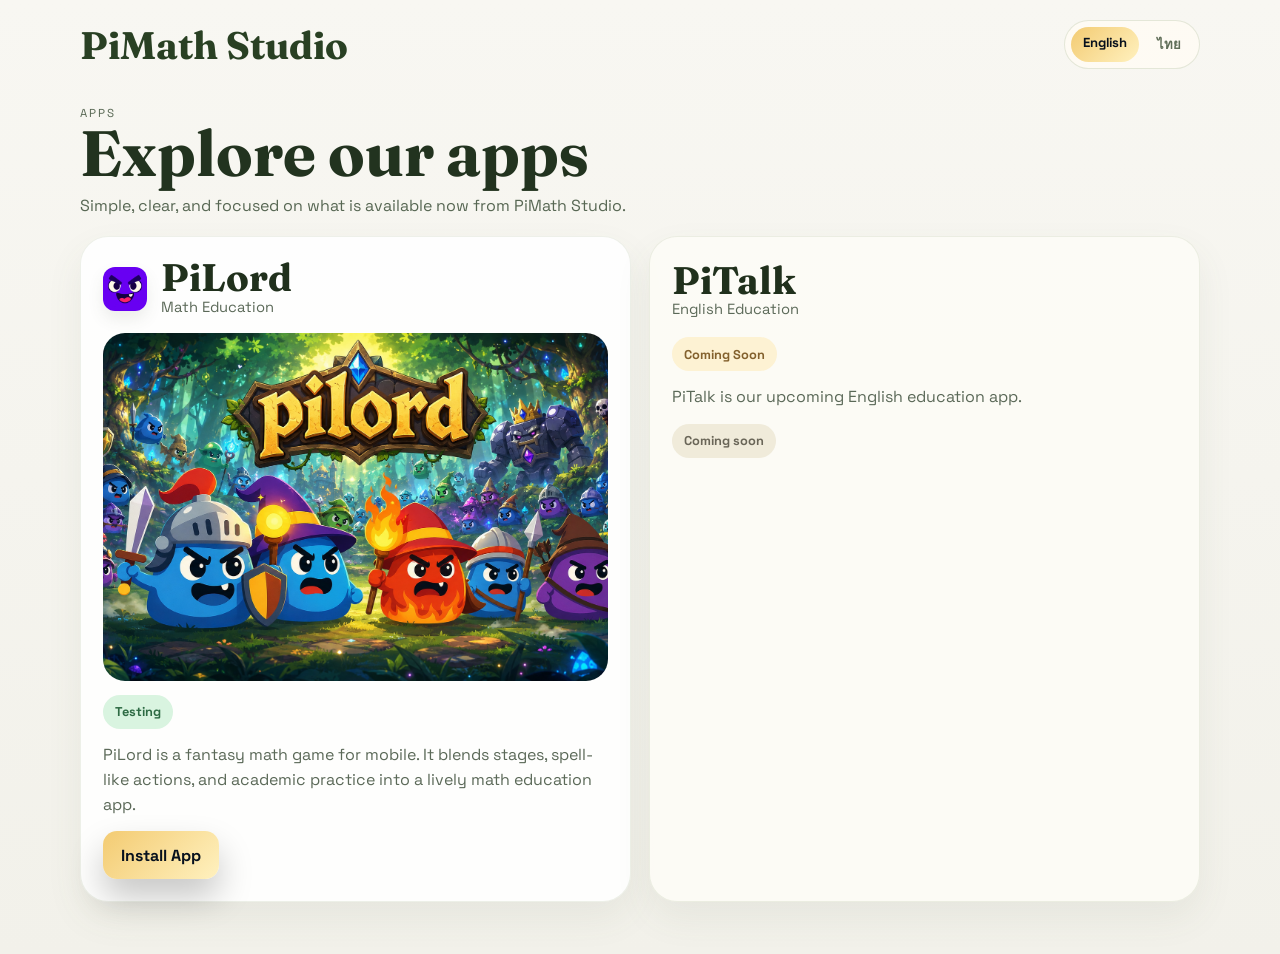
<file: index.html>
<!DOCTYPE html>
<html lang="en">
  <head>
    <meta charset="UTF-8" />
    <meta name="viewport" content="width=device-width, initial-scale=1.0" />
    <title>PiMath Studio | PiLord, PiTalk, Math Game Apps</title>
    <meta
      name="description"
      content="PiMath Studio builds education apps including PiLord and PiTalk. PiLord is now in testing as a fantasy math game for mobile."
    />
    <meta name="robots" content="index,follow" />
    <meta name="keywords" content="pimath, pilord, pitalk, math game" />
    <link rel="canonical" href="https://www.pistudios.net/" />
    <meta property="og:title" content="PiMath Studio | PiLord, PiTalk, Math Game Apps" />
    <meta
      property="og:description"
      content="PiMath Studio builds PiLord and PiTalk. PiLord is now in testing as a math game and PiTalk is coming soon."
    />
    <meta property="og:type" content="website" />
    <meta property="og:url" content="https://www.pistudios.net/" />
    <meta property="og:locale" content="en_US" />
    <link rel="preconnect" href="https://fonts.googleapis.com" />
    <link rel="preconnect" href="https://fonts.gstatic.com" crossorigin />
    <link
      href="https://fonts.googleapis.com/css2?family=Space+Grotesk:wght@400;500;700&family=Fraunces:opsz,wght@9..144,600;9..144,700&display=swap"
      rel="stylesheet"
    />
    <link rel="stylesheet" href="./styles.css" />
    <script type="application/ld+json">
      {
        "@context": "https://schema.org",
        "@graph": [
          {
            "@type": "Organization",
            "name": "PiMath Studio",
            "url": "https://www.pistudios.net/",
            "keywords": "pimath, pilord, pitalk, math game",
            "sameAs": [
              "https://line.me/R/ti/p/~pimath_studio",
              "https://t.me/pimath_studio"
            ]
          },
          {
            "@type": "SoftwareApplication",
            "name": "PiLord",
            "applicationCategory": "EducationalApplication",
            "operatingSystem": "Android",
            "url": "https://www.pistudios.net/",
            "description": "A fantasy math game and education app for mobile currently in testing.",
            "keywords": "pilord, pimath, math game"
          }
        ]
      }
    </script>
  </head>
  <body class="home-page">
    <main class="home-shell">
      <header class="home-header">
        <a class="wordmark" href="./">PiMath Studio</a>
        <nav class="lang-switch home-lang-switch" aria-label="Language switcher">
          <a class="active" href="./">English</a>
          <a href="./th/">ไทย</a>
        </nav>
      </header>

      <section class="projects-section" aria-label="Projects">
        <div class="projects-heading">
          <p class="section-kicker home-kicker">Apps</p>
          <h1>Explore our apps</h1>
          <p>Simple, clear, and focused on what is available now from PiMath Studio.</p>
        </div>

        <div class="project-grid">
          <article class="project-card project-card-featured">
            <div class="project-app-lockup">
              <img class="project-app-logo" src="./assets/images/monster_face.png" alt="PiLord app logo" />
              <div>
                <h2>PiLord</h2>
                <p class="project-app-subtitle">Math Education</p>
              </div>
            </div>
            <img class="project-image" src="./assets/images/highlight.png" alt="PiLord gameplay highlight" />
            <div class="project-meta-row">
              <span class="project-status is-live">Testing</span>
            </div>
            <p>
              PiLord is a fantasy math game for mobile. It blends stages, spell-like actions, and academic practice into a lively math education app.
            </p>
            <button class="primary-button project-button" type="button" data-beta-alert="PiLord beta will open later this year.">
              Install App
            </button>
          </article>

          <article class="project-card project-card-muted">
            <div class="project-app-lockup project-app-lockup-simple">
              <div>
                <h2>PiTalk</h2>
                <p class="project-app-subtitle">English Education</p>
              </div>
            </div>
            <div class="project-meta-row">
              <span class="project-status">Coming Soon</span>
            </div>
            <p>PiTalk is our upcoming English education app.</p>
            <span class="project-note">Coming soon</span>
          </article>
        </div>
      </section>
    </main>
    <script src="./app.js"></script>
  </body>
</html>
</file>
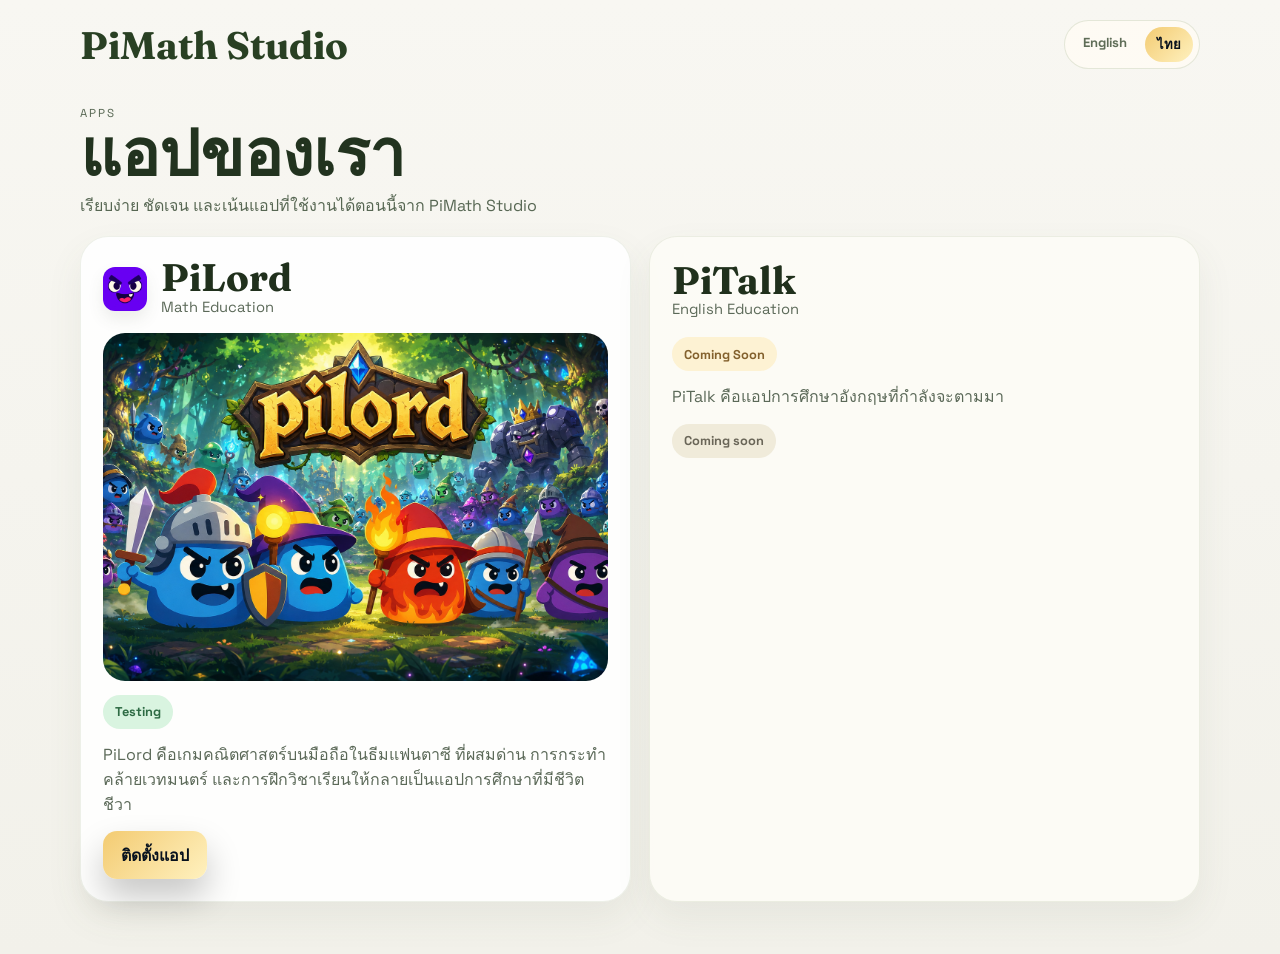
<file: th/index.html>
<!DOCTYPE html>
<html lang="th">
  <head>
    <meta charset="UTF-8" />
    <meta name="viewport" content="width=device-width, initial-scale=1.0" />
    <title>PiMath Studio | PiLord, PiTalk และเกมคณิตศาสตร์</title>
    <meta
      name="description"
      content="PiMath Studio พัฒนาแอปการศึกษาอย่าง PiLord และ PiTalk ตอนนี้ PiLord อยู่ในช่วง testing และเป็นเกมคณิตศาสตร์บนมือถือ ส่วน PiTalk กำลังจะตามมา"
    />
    <meta name="robots" content="index,follow" />
    <meta name="keywords" content="pimath, pilord, pitalk, math game" />
    <link rel="canonical" href="https://www.pistudios.net/th/" />
    <meta property="og:title" content="PiMath Studio | PiLord, PiTalk และเกมคณิตศาสตร์" />
    <meta
      property="og:description"
      content="PiMath Studio มี PiLord ที่อยู่ในช่วง testing แล้ว และมี PiTalk แอปการศึกษาอังกฤษที่กำลังจะมา"
    />
    <meta property="og:type" content="website" />
    <meta property="og:url" content="https://www.pistudios.net/th/" />
    <meta property="og:locale" content="th_TH" />
    <link rel="preconnect" href="https://fonts.googleapis.com" />
    <link rel="preconnect" href="https://fonts.gstatic.com" crossorigin />
    <link
      href="https://fonts.googleapis.com/css2?family=Space+Grotesk:wght@400;500;700&family=Fraunces:opsz,wght@9..144,600;9..144,700&display=swap"
      rel="stylesheet"
    />
    <link rel="stylesheet" href="../styles.css" />
    <script type="application/ld+json">
      {
        "@context": "https://schema.org",
        "@graph": [
          {
            "@type": "Organization",
            "name": "PiMath Studio",
            "url": "https://www.pistudios.net/th/",
            "keywords": "pimath, pilord, pitalk, math game",
            "sameAs": [
              "https://line.me/R/ti/p/~pimath_studio",
              "https://t.me/pimath_studio"
            ]
          },
          {
            "@type": "SoftwareApplication",
            "name": "PiLord",
            "applicationCategory": "EducationalApplication",
            "operatingSystem": "Android",
            "url": "https://www.pistudios.net/th/",
            "description": "เกมคณิตศาสตร์บนมือถือและแอปการศึกษาที่อยู่ในช่วง testing.",
            "keywords": "pilord, pimath, math game"
          }
        ]
      }
    </script>
  </head>
  <body class="home-page">
    <main class="home-shell">
      <header class="home-header">
        <a class="wordmark" href="./">PiMath Studio</a>
        <nav class="lang-switch home-lang-switch" aria-label="Language switcher">
          <a href="../">English</a>
          <a class="active" href="./">ไทย</a>
        </nav>
      </header>

      <section class="projects-section" aria-label="Projects">
        <div class="projects-heading">
          <p class="section-kicker home-kicker">Apps</p>
          <h1>แอปของเรา</h1>
          <p>เรียบง่าย ชัดเจน และเน้นแอปที่ใช้งานได้ตอนนี้จาก PiMath Studio</p>
        </div>

        <div class="project-grid">
          <article class="project-card project-card-featured">
            <div class="project-app-lockup">
              <img class="project-app-logo" src="../assets/images/monster_face.png" alt="PiLord app logo" />
              <div>
                <h2>PiLord</h2>
                <p class="project-app-subtitle">Math Education</p>
              </div>
            </div>
            <img class="project-image" src="../assets/images/highlight.png" alt="PiLord gameplay highlight" />
            <div class="project-meta-row">
              <span class="project-status is-live">Testing</span>
            </div>
            <p>
              PiLord คือเกมคณิตศาสตร์บนมือถือในธีมแฟนตาซี ที่ผสมด่าน การกระทำคล้ายเวทมนตร์ และการฝึกวิชาเรียนให้กลายเป็นแอปการศึกษาที่มีชีวิตชีวา
            </p>
            <button class="primary-button project-button" type="button" data-beta-alert="PiLord จะเปิด beta ภายในปีนี้">
              ติดตั้งแอป
            </button>
          </article>

          <article class="project-card project-card-muted">
            <div class="project-app-lockup project-app-lockup-simple">
              <div>
                <h2>PiTalk</h2>
                <p class="project-app-subtitle">English Education</p>
              </div>
            </div>
            <div class="project-meta-row">
              <span class="project-status">Coming Soon</span>
            </div>
            <p>PiTalk คือแอปการศึกษาอังกฤษที่กำลังจะตามมา</p>
            <span class="project-note">Coming soon</span>
          </article>
        </div>
      </section>
    </main>
    <script src="../app.js"></script>
  </body>
</html>
</file>
<file: styles.css>
:root {
  --bg: #08111d;
  --bg-soft: #101b2a;
  --panel: rgba(8, 15, 28, 0.82);
  --panel-strong: rgba(10, 18, 32, 0.94);
  --line: rgba(180, 210, 255, 0.15);
  --line-strong: rgba(255, 232, 178, 0.2);
  --text: #eff5ff;
  --muted: #a8b7cc;
  --gold: #f3cb72;
  --cyan: #97f0ff;
  --mint: #7ee7cb;
  --rose: #ffb6d6;
  --button-dark: #13263d;
  --shadow: 0 30px 80px rgba(0, 0, 0, 0.35);
}

* {
  box-sizing: border-box;
}

html,
body {
  margin: 0;
  min-height: 100%;
}

body {
  color: var(--text);
  font-family: 'Space Grotesk', sans-serif;
  background:
    radial-gradient(circle at top, rgba(54, 104, 184, 0.28), transparent 30%),
    radial-gradient(circle at 85% 18%, rgba(120, 219, 195, 0.14), transparent 24%),
    linear-gradient(180deg, #08111d 0%, #04070d 100%);
}

body::before {
  content: '';
  position: fixed;
  inset: 0;
  background-image:
    radial-gradient(circle at 12% 18%, rgba(255, 255, 255, 0.85) 0 1px, transparent 1px),
    radial-gradient(circle at 70% 28%, rgba(255, 255, 255, 0.6) 0 1px, transparent 1px),
    radial-gradient(circle at 44% 80%, rgba(255, 255, 255, 0.4) 0 1px, transparent 1px);
  background-size: 260px 260px, 320px 320px, 360px 360px;
  opacity: 0.45;
  pointer-events: none;
}

body.install-page::before {
  opacity: 0.32;
}

img {
  max-width: 100%;
}

body.promo-page {
  padding: 24px;
}

main {
  position: relative;
  z-index: 1;
}

.ambient {
  position: fixed;
  border-radius: 999px;
  filter: blur(24px);
  pointer-events: none;
}

.ambient-a {
  width: 260px;
  height: 260px;
  top: 5%;
  right: -70px;
  background: rgba(151, 240, 255, 0.12);
}

.ambient-b {
  width: 220px;
  height: 220px;
  left: -70px;
  bottom: 8%;
  background: rgba(255, 182, 214, 0.1);
}

.site-header,
.hero-section,
.split-section,
.cta-section,
.install-card {
  width: min(1120px, 100%);
  margin: 0 auto;
}

.site-header {
  display: flex;
  align-items: center;
  justify-content: space-between;
  gap: 16px;
  margin-bottom: 24px;
  padding: 14px 18px;
  border: 1px solid var(--line);
  border-radius: 24px;
  background: rgba(8, 15, 28, 0.74);
  backdrop-filter: blur(14px);
}

.brand,
.header-actions,
.hero-actions,
.badge-row,
.install-topbar,
.install-brand {
  display: flex;
}

.brand {
  align-items: center;
  gap: 12px;
  color: var(--text);
  text-decoration: none;
}

.brand-logo {
  width: 56px;
  height: 56px;
  border-radius: 16px;
  box-shadow: 0 16px 32px rgba(0, 0, 0, 0.25);
}

.brand-kicker,
.section-kicker {
  display: block;
  margin-bottom: 4px;
  color: var(--cyan);
  font-size: 0.72rem;
  letter-spacing: 0.16em;
  text-transform: uppercase;
}

.header-actions {
  align-items: center;
  gap: 10px;
  flex-wrap: wrap;
  justify-content: flex-end;
}

.lang-switch {
  display: inline-flex;
  gap: 6px;
  padding: 6px;
  border: 1px solid rgba(255, 255, 255, 0.08);
  border-radius: 999px;
  background: rgba(255, 255, 255, 0.04);
}

.lang-switch a,
.primary-button,
.secondary-button,
.ghost-button,
.text-link,
button {
  transition: 180ms ease;
}

.lang-switch a {
  padding: 7px 12px;
  border-radius: 999px;
  color: var(--muted);
  font-size: 0.82rem;
  font-weight: 700;
  text-decoration: none;
}

.lang-switch a.active {
  color: #06101d;
  background: linear-gradient(135deg, var(--gold), #fff1bf);
}

h1,
h2,
h3 {
  margin: 0;
  font-family: 'Fraunces', serif;
  line-height: 0.95;
}

h1 {
  font-size: clamp(3rem, 7vw, 5.8rem);
  max-width: 10ch;
}

h2 {
  font-size: clamp(2rem, 5vw, 3.6rem);
  max-width: 12ch;
}

h3 {
  font-size: 1.7rem;
}

p,
li,
span {
  line-height: 1.55;
}

.hero-section {
  display: grid;
  grid-template-columns: 1.05fr 0.95fr;
  gap: 22px;
  align-items: center;
  padding: 32px 0 28px;
}

.hero-copy,
.hero-visual-panel,
.content-section,
.feature-card,
.install-card {
  border: 1px solid var(--line);
  background: var(--panel);
  backdrop-filter: blur(14px);
  box-shadow: var(--shadow);
}

.hero-copy,
.hero-visual-panel {
  border-radius: 32px;
  padding: 28px;
}

.hero-lead,
.section-copy-grid p,
.feature-card p,
.timeline-list p,
.cta-section p,
.install-copy,
.install-note {
  color: var(--muted);
}

.hero-actions {
  gap: 12px;
  margin: 24px 0 18px;
  flex-wrap: wrap;
}

.hero-points {
  display: grid;
  gap: 10px;
  margin: 0;
  padding-left: 18px;
  color: var(--muted);
}

.pill {
  padding: 7px 12px;
  border: 1px solid var(--line-strong);
  border-radius: 999px;
  background: rgba(243, 203, 114, 0.08);
  color: var(--gold);
  font-size: 0.78rem;
  font-weight: 700;
}

.badge-row {
  gap: 10px;
  flex-wrap: wrap;
  margin-bottom: 16px;
}

.hero-art {
  display: block;
  width: 100%;
  border-radius: 24px;
  border: 1px solid rgba(255, 255, 255, 0.08);
  object-fit: cover;
  max-height: 320px;
}

.stat-grid,
.feature-grid-section,
.timeline-list,
.section-copy-grid {
  display: grid;
}

.stat-grid {
  grid-template-columns: repeat(3, 1fr);
  gap: 12px;
  margin-top: 16px;
}

.stat-grid article,
.feature-card,
.timeline-list article {
  padding: 18px;
  border-radius: 22px;
  border: 1px solid rgba(255, 255, 255, 0.08);
  background: rgba(255, 255, 255, 0.03);
}

.stat-grid strong,
.timeline-list strong {
  display: block;
  margin-bottom: 6px;
}

.content-section {
  margin-top: 22px;
  border-radius: 30px;
  padding: 28px;
}

.split-section {
  display: grid;
  grid-template-columns: 0.85fr 1.15fr;
  gap: 24px;
}

.section-copy-grid {
  grid-template-columns: repeat(2, 1fr);
  gap: 16px;
}

.feature-grid-section {
  grid-template-columns: repeat(4, 1fr);
  gap: 16px;
}

.accent-card {
  border-color: rgba(243, 203, 114, 0.28);
  background: linear-gradient(180deg, rgba(243, 203, 114, 0.12), rgba(255, 255, 255, 0.02));
}

.timeline-section {
  display: grid;
  grid-template-columns: 0.85fr 1.15fr;
  gap: 24px;
}

.timeline-list {
  gap: 14px;
}

.cta-section {
  display: flex;
  align-items: center;
  justify-content: space-between;
  gap: 18px;
}

.primary-button,
.secondary-button,
.ghost-button,
button {
  display: inline-flex;
  align-items: center;
  justify-content: center;
  min-height: 48px;
  padding: 0 18px;
  border-radius: 14px;
  font: inherit;
  font-weight: 700;
  text-decoration: none;
  cursor: pointer;
}

.primary-button,
button {
  border: 0;
  color: #07111e;
  background: linear-gradient(135deg, var(--gold), #fff1bf);
  box-shadow: 0 18px 34px rgba(0, 0, 0, 0.22);
}

.secondary-button,
.ghost-button {
  border: 1px solid rgba(255, 255, 255, 0.12);
  color: var(--text);
  background: rgba(255, 255, 255, 0.04);
}

.text-link {
  color: var(--cyan);
  font-weight: 700;
  text-decoration: none;
}

.primary-button:hover,
.secondary-button:hover,
.ghost-button:hover,
.text-link:hover,
button:hover {
  transform: translateY(-1px);
}

.install-page {
  display: grid;
  place-items: center;
  min-height: 100svh;
  padding: 20px;
}

.minimal-install-page {
  background: linear-gradient(180deg, #f7f1e3 0%, #efe6d3 100%);
  color: #18212b;
}

.install-shell {
  width: 100%;
}

.install-card {
  max-width: 540px;
  padding: 22px;
  border-radius: 30px;
  background: var(--panel-strong);
}

.minimal-install-card {
  max-width: 420px;
  padding: 28px 22px 22px;
  border-radius: 24px;
  border: 1px solid rgba(102, 84, 47, 0.14);
  background: rgba(255, 251, 244, 0.96);
  box-shadow: 0 22px 50px rgba(92, 73, 36, 0.12);
}

.install-brand {
  align-items: center;
  gap: 14px;
  margin-bottom: 12px;
}

.minimal-install-brand {
  display: grid;
  justify-items: center;
  gap: 12px;
  margin-bottom: 16px;
  text-align: center;
}

.minimal-install-brand .brand-logo {
  width: 68px;
  height: 68px;
}

.app-name {
  margin: 0;
  color: #8b6a24;
  font-size: 0.92rem;
  font-weight: 700;
  letter-spacing: 0.12em;
  text-transform: uppercase;
}

.install-card h1 {
  font-size: clamp(2.4rem, 7vw, 3.6rem);
  max-width: none;
}

.minimal-install-card h1 {
  font-size: clamp(2rem, 7vw, 2.8rem);
}

.minimal-install-copy {
  margin: 0 0 18px;
  color: #5f6670;
  text-align: center;
}

.simple-form {
  display: grid;
  gap: 12px;
  margin-top: 18px;
}

.minimal-form {
  margin-top: 0;
}

.field-label {
  color: #25303b;
  font-size: 0.92rem;
  font-weight: 700;
}

input,
button {
  font: inherit;
}

input {
  width: 100%;
  min-height: 52px;
  padding: 0 16px;
  border: 1px solid rgba(114, 96, 63, 0.16);
  border-radius: 14px;
  background: #ffffff;
  color: #0b1522;
  box-shadow: inset 0 1px 0 rgba(255, 255, 255, 0.6);
}

input:focus {
  outline: 2px solid rgba(196, 156, 68, 0.45);
  outline-offset: 2px;
}

input::placeholder {
  color: #66768e;
}

button:disabled {
  opacity: 0.7;
  cursor: progress;
}

.form-status {
  min-height: 1.4em;
  margin: 0;
  font-size: 0.92rem;
}

.form-status.success {
  color: #2f7a57;
}

.form-status.error {
  color: #b24b5c;
}

.install-result {
  display: grid;
  gap: 6px;
  margin-top: 18px;
}

.minimal-install-result {
  justify-items: end;
}

.install-warning {
  margin: 0;
  max-width: 260px;
  color: #736b60;
  font-size: 0.78rem;
  line-height: 1.45;
  text-align: right;
}

.install-text-link {
  color: #5f6670;
  font-size: 0.86rem;
  font-weight: 400;
  text-decoration: none;
}

.install-text-link:hover {
  color: #1f2a36;
  text-decoration: underline;
}

.install-link-button {
  width: 100%;
}

@media (max-width: 920px) {
  body.promo-page {
    padding: 14px;
  }

  .site-header,
  .hero-section,
  .split-section,
  .timeline-section,
  .cta-section,
  .feature-grid-section,
  .section-copy-grid,
  .stat-grid {
    grid-template-columns: 1fr;
  }

  .site-header,
  .cta-section,
  .install-topbar {
    flex-direction: column;
    align-items: flex-start;
  }

  .hero-copy,
  .hero-visual-panel,
  .content-section,
  .install-card {
    padding: 22px;
  }

  .feature-grid-section {
    display: grid;
  }
}

@media (max-width: 560px) {
  .header-actions,
  .hero-actions {
    width: 100%;
  }

  .primary-button,
  .secondary-button,
  .ghost-button,
  button {
    width: 100%;
  }

  .site-header,
  .install-card {
    border-radius: 22px;
  }

  .hero-copy,
  .hero-visual-panel,
  .content-section {
    border-radius: 24px;
  }
}

.home-page {
  color: #243123;
  background: linear-gradient(180deg, #f8f7f2 0%, #f2f1ea 100%);
}

.home-page::before {
  display: none;
}

.home-shell {
  position: relative;
  z-index: 1;
  width: min(1120px, calc(100% - 28px));
  margin: 0 auto;
  padding: 20px 0 52px;
}

.home-header {
  display: flex;
  align-items: center;
  justify-content: space-between;
  gap: 16px;
  margin-bottom: 26px;
}

.wordmark {
  color: #294023;
  font-family: 'Fraunces', serif;
  font-size: clamp(1.7rem, 3vw, 2.4rem);
  font-weight: 700;
  text-decoration: none;
}

.home-lang-switch {
  border-color: rgba(95, 125, 73, 0.16);
  background: rgba(255, 252, 244, 0.8);
}

.home-lang-switch a {
  color: #5f6d57;
}

.home-kicker {
  color: #6d7a68;
}

.project-image {
  width: 100%;
  display: block;
  border-radius: 22px;
  object-fit: cover;
}

.projects-section {
  display: grid;
  gap: 18px;
}

.projects-heading h2 {
  max-width: none;
  color: #22331f;
}

.projects-heading h1 {
  max-width: none;
  color: #22331f;
  font-size: clamp(2.5rem, 5vw, 4.2rem);
}

.projects-heading p {
  margin: 10px 0 0;
  color: #576753;
}

.project-grid {
  display: grid;
  grid-template-columns: repeat(2, minmax(0, 1fr));
  gap: 18px;
}

.project-card {
  display: grid;
  gap: 14px;
  padding: 22px;
  border: 1px solid rgba(119, 139, 81, 0.12);
  border-radius: 28px;
  background: rgba(255, 255, 255, 0.88);
  box-shadow: 0 16px 36px rgba(95, 101, 73, 0.08);
}

.project-card h2 {
  max-width: none;
  color: #20301c;
  font-size: clamp(1.8rem, 4vw, 2.4rem);
}

.project-card p {
  margin: 0;
  color: #5b6958;
}

.project-card-muted {
  align-content: start;
  background: rgba(252, 251, 246, 0.94);
}

.project-card-featured .project-image {
  aspect-ratio: 1.45 / 1;
}

.project-app-lockup {
  display: flex;
  align-items: center;
  gap: 14px;
}

.project-app-lockup-simple {
  min-height: 64px;
}

.project-app-logo {
  width: 44px;
  height: 44px;
  border-radius: 12px;
  box-shadow: 0 8px 16px rgba(81, 92, 70, 0.1);
}

.project-app-subtitle {
  margin: 4px 0 0;
  color: #6d7767;
  font-size: 0.92rem;
}

.project-meta-row {
  display: flex;
  align-items: center;
  justify-content: space-between;
  gap: 12px;
  flex-wrap: wrap;
}

.project-category,
.project-status,
.project-note {
  display: inline-flex;
  align-items: center;
  min-height: 34px;
  padding: 0 12px;
  border-radius: 999px;
  font-size: 0.8rem;
  font-weight: 700;
}

.project-status {
  color: #83612d;
  background: rgba(255, 222, 138, 0.32);
}

.project-status.is-live {
  color: #2e6b44;
  background: rgba(144, 222, 168, 0.34);
}

.project-button {
  width: fit-content;
  min-width: 0;
}

.project-note {
  width: fit-content;
  color: #6a6658;
  background: rgba(218, 207, 174, 0.38);
}

@media (max-width: 920px) {
  .home-header,
  .project-grid {
    grid-template-columns: 1fr;
  }

  .home-header {
    display: grid;
    justify-content: flex-start;
  }

  .project-grid {
    display: grid;
  }
}

@media (max-width: 640px) {
  .home-shell {
    width: min(100% - 20px, 1120px);
    padding-top: 16px;
  }

  .projects-heading h1,
  .project-card h2 {
    max-width: 11ch;
  }

  .project-button {
    width: 100%;
  }

  .project-button {
    justify-content: center;
  }

  .project-app-lockup {
    align-items: flex-start;
  }
}
</file>
